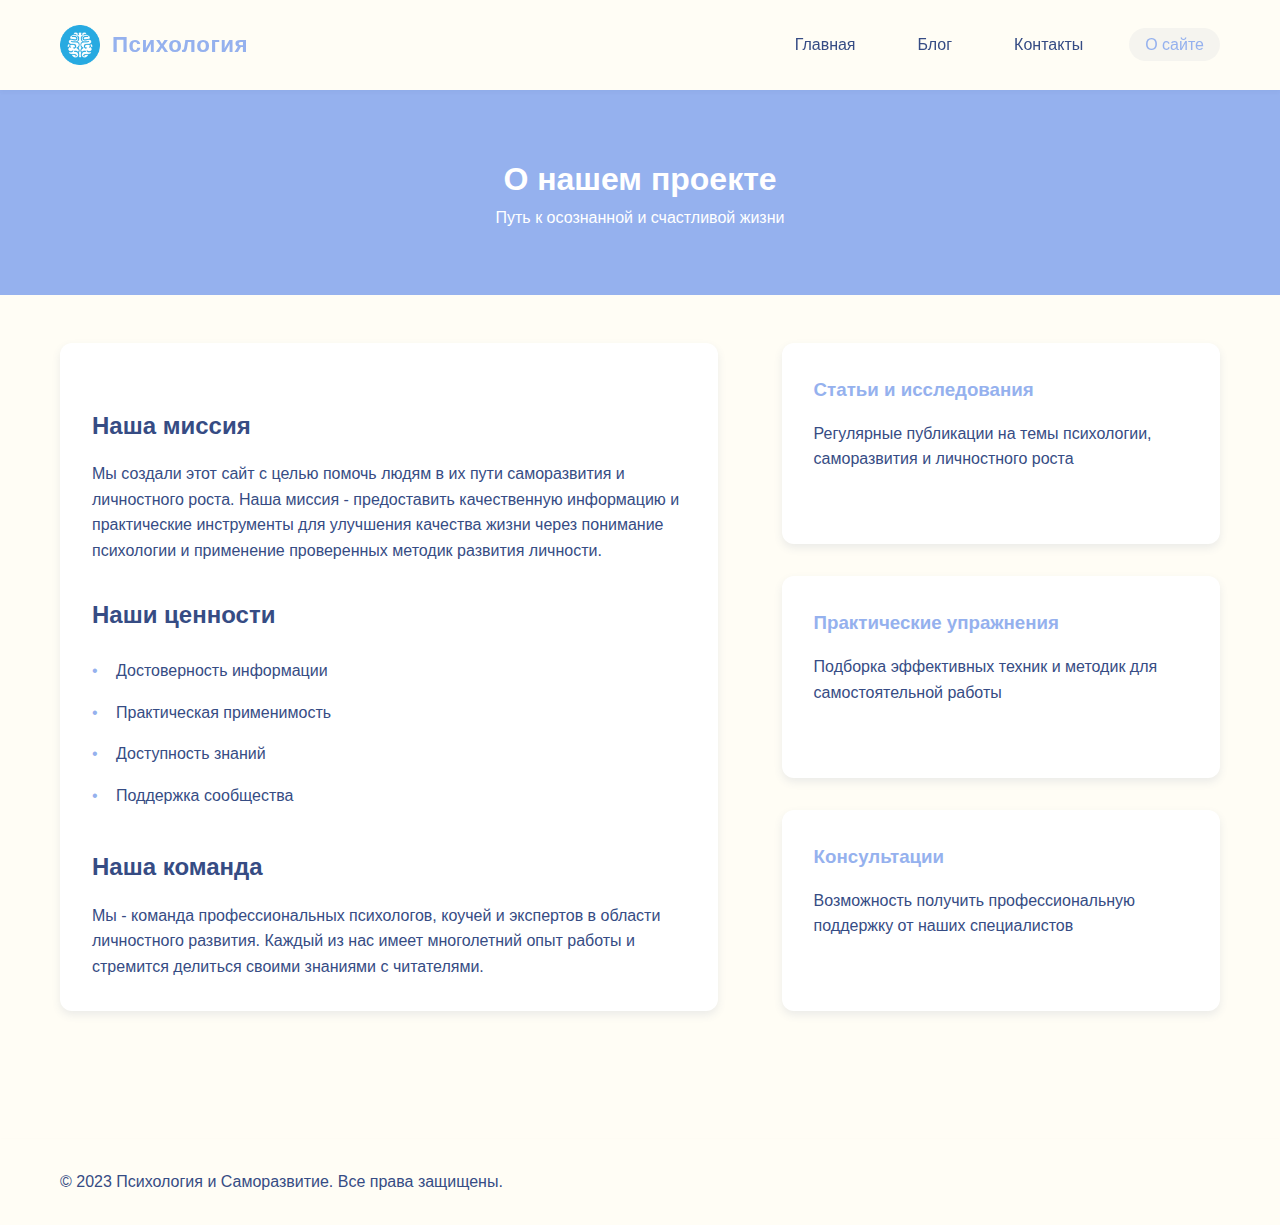
<file: about.html>
<!DOCTYPE html>
<html lang="ru">
<head>
    <meta charset="UTF-8">
    <meta name="viewport" content="width=device-width, initial-scale=1.0">
    <title>О сайте - Психология и Саморазвитие</title>
    <link rel="stylesheet" href="css/style.css">
</head>
<body>
    <header class="header">
        <div class="container">
            <div class="logo">
                <a href="index.html">
                    <img src="images/logo.png" alt="Психология" class="logo-img">
                    <span class="logo-text">Психология</span>
                </a>
            </div>
            <nav class="main-nav">
                <ul>
                    <li><a href="index.html">Главная</a></li>
                    <li><a href="blog.html">Блог</a></li>
                    <li><a href="contacts.html">Контакты</a></li>
                    <li><a href="about.html" class="active">О сайте</a></li>
                </ul>
            </nav>
        </div>
    </header>

    <main>
        <section class="about-header">
            <div class="container">
                <h1>О нашем проекте</h1>
                <p>Путь к осознанной и счастливой жизни</p>
            </div>
        </section>

        <section class="about-content">
            <div class="container">
                <div class="about-grid">
                    <div class="about-text">
                        <h2>Наша миссия</h2>
                        <p>Мы создали этот сайт с целью помочь людям в их пути саморазвития и личностного роста. Наша миссия - предоставить качественную информацию и практические инструменты для улучшения качества жизни через понимание психологии и применение проверенных методик развития личности.</p>
                        
                        <h2>Наши ценности</h2>
                        <ul>
                            <li>Достоверность информации</li>
                            <li>Практическая применимость</li>
                            <li>Доступность знаний</li>
                            <li>Поддержка сообщества</li>
                        </ul>

                        <h2>Наша команда</h2>
                        <p>Мы - команда профессиональных психологов, коучей и экспертов в области личностного развития. Каждый из нас имеет многолетний опыт работы и стремится делиться своими знаниями с читателями.</p>
                    </div>

                    <div class="about-features">
                        <div class="feature-box">
                            <h3>Статьи и исследования</h3>
                            <p>Регулярные публикации на темы психологии, саморазвития и личностного роста</p>
                        </div>
                        <div class="feature-box">
                            <h3>Практические упражнения</h3>
                            <p>Подборка эффективных техник и методик для самостоятельной работы</p>
                        </div>
                        <div class="feature-box">
                            <h3>Консультации</h3>
                            <p>Возможность получить профессиональную поддержку от наших специалистов</p>
                        </div>
                    </div>
                </div>
            </div>
        </section>
    </main>

    <footer class="footer">
        <div class="container">
            <p>&copy; 2023 Психология и Саморазвитие. Все права защищены.</p>
        </div>
    </footer>
</body>
</html>
</file>
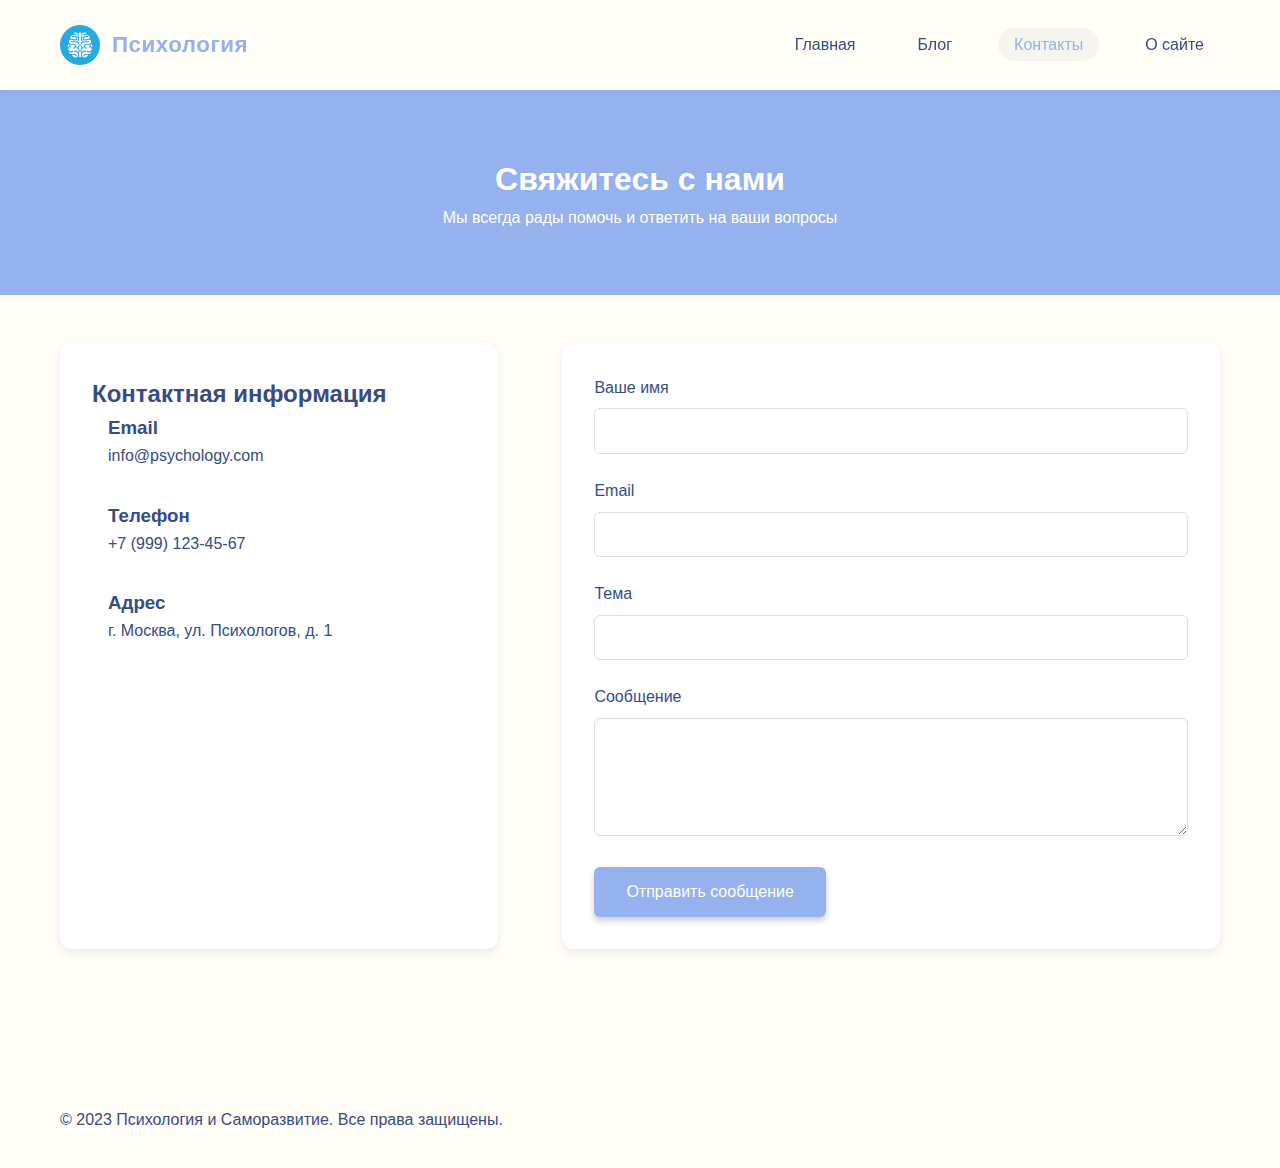
<file: contacts.html>
<!DOCTYPE html>
<html lang="ru">
<head>
    <meta charset="UTF-8">
    <meta name="viewport" content="width=device-width, initial-scale=1.0">
    <title>Контакты - Психология и Саморазвитие</title>
    <link rel="stylesheet" href="css/style.css">
</head>
<body>
    <header class="header">
        <div class="container">
            <div class="logo">
                <a href="index.html">
                    <img src="images/logo.png" alt="Психология" class="logo-img">
                    <span class="logo-text">Психология</span>
                </a>
            </div>
            <nav class="main-nav">
                <ul>
                    <li><a href="index.html">Главная</a></li>
                    <li><a href="blog.html">Блог</a></li>
                    <li><a href="contacts.html" class="active">Контакты</a></li>
                    <li><a href="about.html">О сайте</a></li>
                </ul>
            </nav>
        </div>
    </header>

    <main>
        <section class="contact-header">
            <div class="container">
                <h1>Свяжитесь с нами</h1>
                <p>Мы всегда рады помочь и ответить на ваши вопросы</p>
            </div>
        </section>

        <section class="contact-content">
            <div class="container">
                <div class="contact-grid">
                    <div class="contact-info">
                        <h2>Контактная информация</h2>
                        <div class="info-item">
                            <i class="icon-email"></i>
                            <div>
                                <h3>Email</h3>
                                <p>info@psychology.com</p>
                            </div>
                        </div>
                        <div class="info-item">
                            <i class="icon-phone"></i>
                            <div>
                                <h3>Телефон</h3>
                                <p>+7 (999) 123-45-67</p>
                            </div>
                        </div>
                        <div class="info-item">
                            <i class="icon-location"></i>
                            <div>
                                <h3>Адрес</h3>
                                <p>г. Москва, ул. Психологов, д. 1</p>
                            </div>
                        </div>
                    </div>

                    <form class="contact-form">
                        <div class="form-group">
                            <label for="name">Ваше имя</label>
                            <input type="text" id="name" name="name" required>
                        </div>
                        <div class="form-group">
                            <label for="email">Email</label>
                            <input type="email" id="email" name="email" required>
                        </div>
                        <div class="form-group">
                            <label for="subject">Тема</label>
                            <input type="text" id="subject" name="subject" required>
                        </div>
                        <div class="form-group">
                            <label for="message">Сообщение</label>
                            <textarea id="message" name="message" rows="5" required></textarea>
                        </div>
                        <button type="submit" class="btn-primary">Отправить сообщение</button>
                    </form>
                </div>
            </div>
        </section>
    </main>

    <footer class="footer">
        <div class="container">
            <p>&copy; 2023 Психология и Саморазвитие. Все права защищены.</p>
        </div>
    </footer>
</body>
</html>
</file>
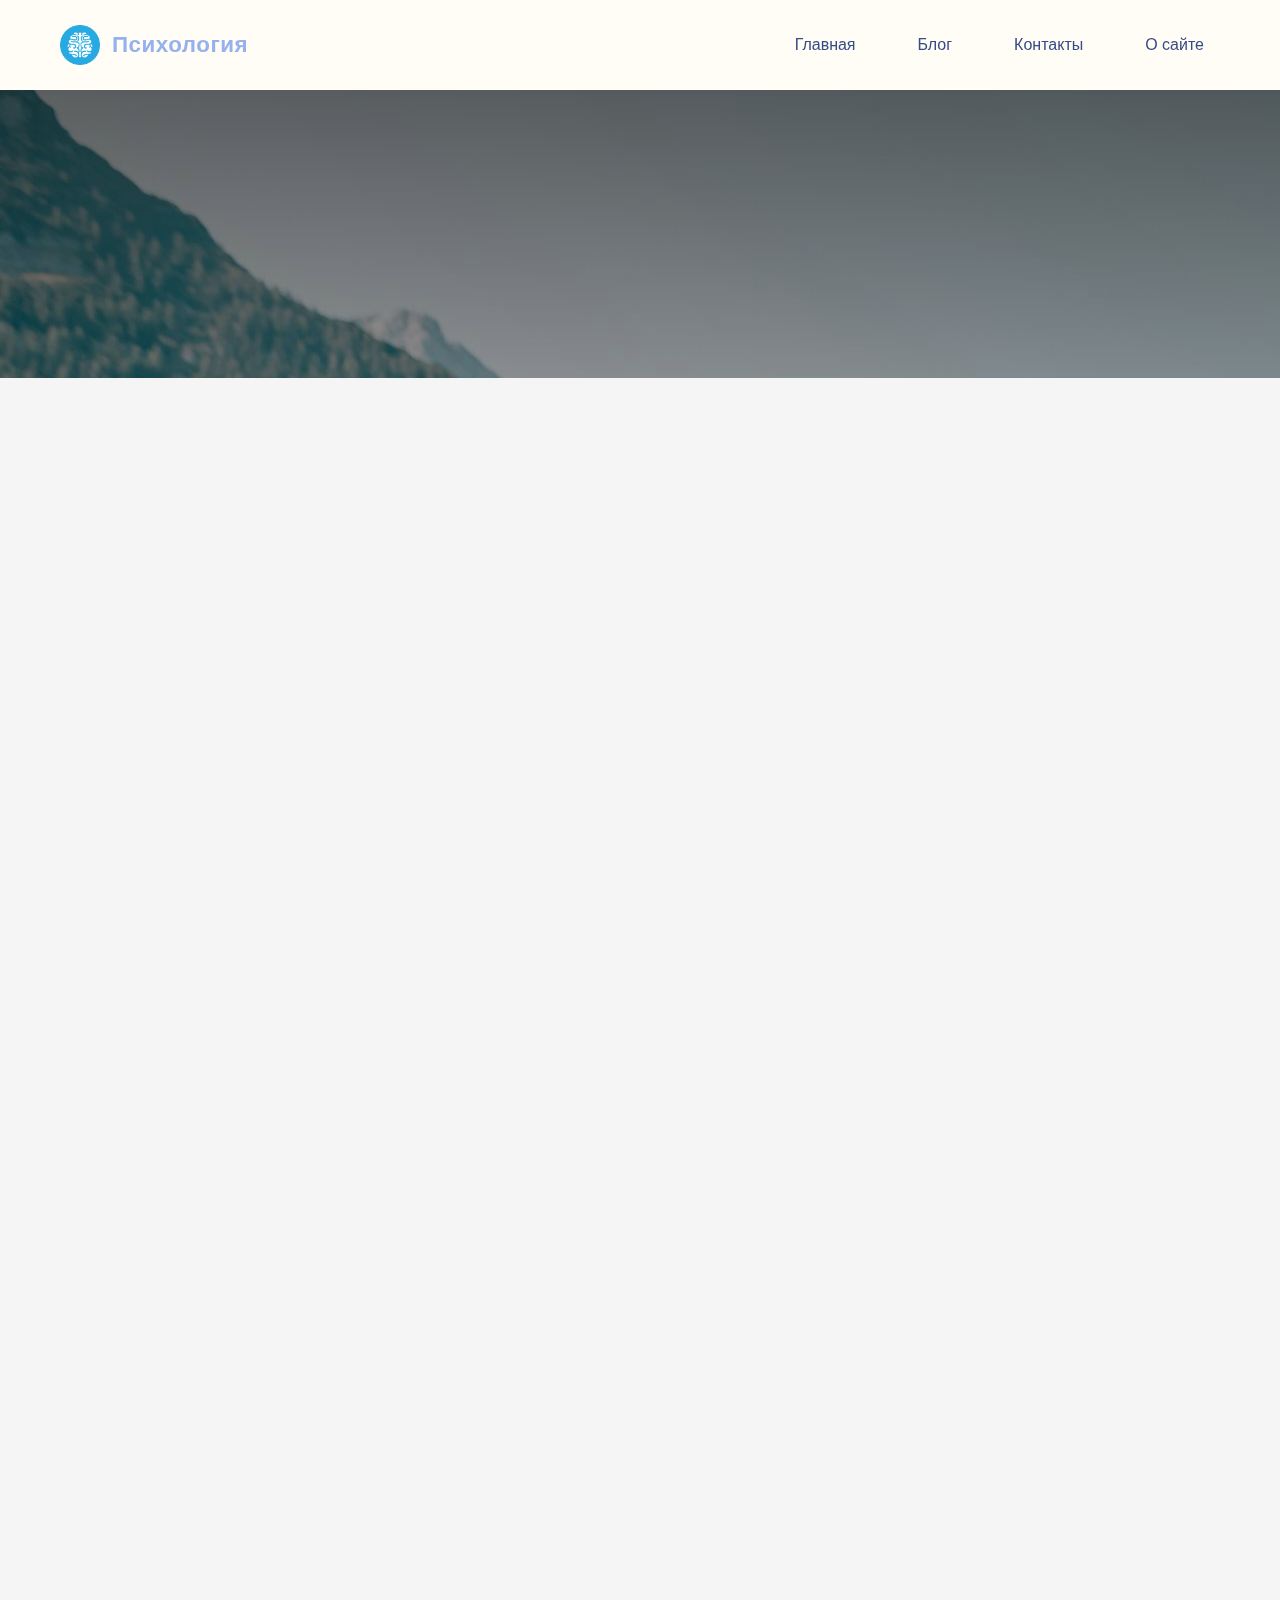
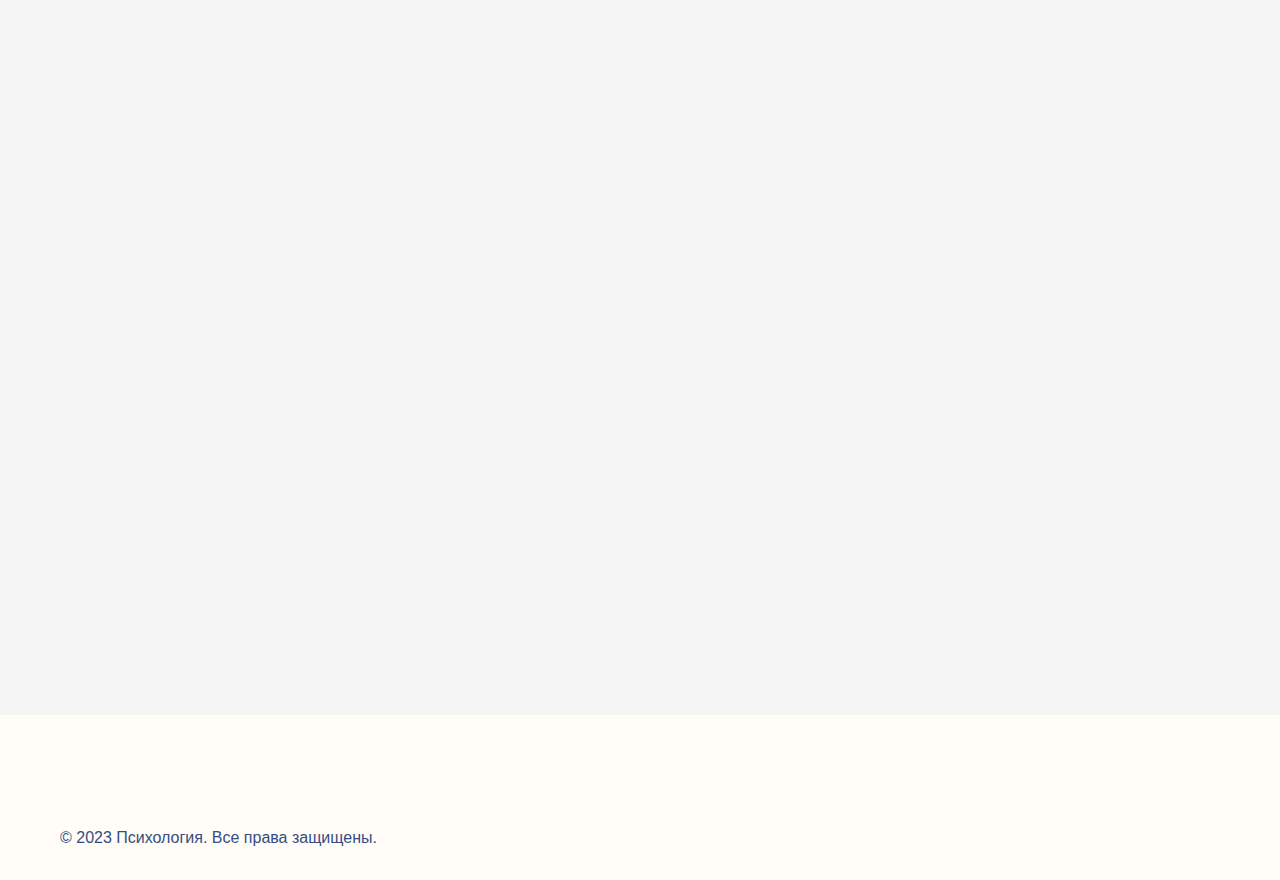
<file: articles/mindfulness.html>
<!DOCTYPE html>
<html lang="ru">
<head>
    <meta charset="UTF-8">
    <meta name="viewport" content="width=device-width, initial-scale=1.0">
    <title>Осознанность в повседневной жизни - Психология</title>
    <link rel="stylesheet" href="../css/style.css">
    <link rel="stylesheet" href="../css/article.css">
</head>
<body>
    <header class="header">
        <div class="container">
            <div class="logo">
                <a href="../index.html">
                    <img src="../images/logo.png" alt="Логотип" class="logo-img">
                    <span class="logo-text">Психология</span>
                </a>
            </div>
            <nav class="main-nav">
                <ul>
                    <li><a href="../index.html">Главная</a></li>
                    <li><a href="../blog.html">Блог</a></li>
                    <li><a href="../contacts.html">Контакты</a></li>
                    <li><a href="../about.html">О сайте</a></li>
                </ul>
            </nav>
        </div>
    </header>

    <main class="article-page">
        <article>
            <div class="article-header" style="background-image: url('../images/mindfulness.jpg');">
                <div class="container">
                    <h1>Осознанность в повседневной жизни</h1>
                    <div class="article-meta">
                        <span class="date">18 Ноября 2023</span>
                        <span class="read-time">8 мин чтения</span>
                        
                    </div>
                </div>
            </div>

            <div class="container">
                <div class="article-content">
                    <img src="../images/mindfulness.jpg" alt="Осознанность" class="article-featured-image">
                    
                    <p class="lead">
                        Осознанность – это способность быть полностью присутствующим в настоящем моменте, 
                        замечать и принимать свои мысли, чувства и ощущения без осуждения. Давайте разберем, 
                        как развить эту полезную практику.
                    </p>

                    <h2>Что такое осознанность?</h2>
                    <p>
                        Осознанность (или майндфулнес) – это практика направленного внимания на текущий момент. 
                        Это означает полное погружение в происходящее здесь и сейчас, без оценочных суждений и 
                        отвлекающих мыслей о прошлом или будущем.
                    </p>

                    <h2>Почему это важно?</h2>
                    <ul>
                        <li>Снижает уровень стресса и тревожности</li>
                        <li>Улучшает эмоциональную регуляцию</li>
                        <li>Повышает качество отношений</li>
                        <li>Усиливает способность к концентрации</li>
                        <li>Помогает лучше понимать себя</li>
                    </ul>

                    <h2>Простые практики осознанности</h2>
                    <p>
                        1. Осознанное дыхание<br>
                        Уделите несколько минут наблюдению за своим дыханием. Заметьте, как воздух входит и выходит.
                    </p>
                    <p>
                        2. Осознанная ходьба<br>
                        Во время прогулки обратите внимание на каждый шаг, ощущения в теле и окружающие звуки.
                    </p>
                    <p>
                        3. Осознанное питание<br>
                        Во время еды полностью сосредоточьтесь на вкусе, текстуре и аромате пищи.
                    </p>

                    <blockquote>
                        "Жизнь – это то, что происходит с нами, пока мы строим другие планы"
                    </blockquote>

                    <h2>Как начать практику?</h2>
                    <p>
                        Начните с малого. Выберите одно повседневное действие (например, чистку зубов или 
                        утренний кофе) и старайтесь выполнять его максимально осознанно. Постепенно расширяйте 
                        практику на другие аспекты жизни.
                    </p>

                    <div class="article-footer">
                        <div class="tags">
                            <span class="tag">Осознанность</span>
                            <span class="tag">Практики</span>
                            <span class="tag">Саморазвитие</span>
                        </div>
                        <div class="share">
                            <span>Поделиться:</span>
                            <a href="#" class="social-link">Facebook</a>
                            <a href="#" class="social-link">Twitter</a>
                            <a href="#" class="social-link">LinkedIn</a>
                        </div>
                    </div>
                </div>
            </div>
        </article>
    </main>

    <footer class="footer">
        <div class="container">
            <p>&copy; 2023 Психология. Все права защищены.</p>
        </div>
    </footer>

    <script src="../js/main.js"></script>
</body>
</html>
</file>
<file: css/style.css>
:root {
    /* Основные цвета из палитры */
    --blue-light: #95B1EE;    /* Светлый голубой */
    --blue-dark: #364C84;     /* Темный синий */
    --green-light: #95B1EE;   /* Светлый зеленый */
    --accent: #364C84;        /* Теплый коралловый */
    --white: #FFFDF5;         /* Базовый белый */
    
    /* Функциональные цвета */
    --primary: var(--blue-light);
    --secondary: var(--blue-dark);
    --accent: var(--green-light);
    --background: var(--white);
    
    /* Текстовые цвета */
    --text-primary: var(--blue-dark);
    --text-secondary: rgba(54, 76, 132, 0.8);
    --text-light: var(--white);
    
    /* Дополнительные цвета */
    --gray-100: rgba(54, 76, 132, 0.05);
    --gray-200: rgba(54, 76, 132, 0.1);
    --gray-300: rgba(54, 76, 132, 0.2);
    
    /* Тени */
    --shadow-sm: 0 2px 4px rgba(54, 76, 132, 0.05);
    --shadow-md: 0 4px 8px rgba(54, 76, 132, 0.1);
    --shadow-lg: 0 8px 16px rgba(54, 76, 132, 0.15);
    
    /* Радиусы скругления */
    --border-radius: 12px;
    --border-radius-lg: 20px;
}

* {
    margin: 0;
    padding: 0;
    box-sizing: border-box;
}

body {
    font-family: 'Arial', sans-serif;
    line-height: 1.6;
    color: var(--text-primary);
    background-color: var(--background);
    min-height: 100vh;
    display: flex;
    flex-direction: column;
}

.container {
    max-width: 1200px;
    margin: 0 auto;
    padding: 0 20px;
}

/* Шапка сайта */
.header {
    background-color: var(--white);
    box-shadow: var(--shadow-sm);
    padding: 15px 0;
    position: sticky;
    top: 0;
    z-index: 1000;
}

.header .container {
    display: flex;
    justify-content: space-between;
    align-items: center;
}

.logo {
    display: flex;
    align-items: center;
    padding: 10px 0;
    animation: slideIn 0.5s ease-out forwards;
}

.logo a {
    display: flex;
    align-items: center;
    text-decoration: none;
    gap: 12px;
}

.logo-img {
    width: 40px;
    height: 40px;
    transition: all 0.3s ease;
}

.logo:hover .logo-img {
    transform: scale(1.1);
}

.logo-text {
    font-size: 1.4rem;
    font-weight: 600;
    color: var(--primary);
    font-family: 'Segoe UI', Arial, sans-serif;
    letter-spacing: 0.5px;
    transition: color 0.3s ease;
}

.logo:hover .logo-text {
    color: var(--accent);
}

@media (max-width: 768px) {
    .logo-img {
        width: 32px;
        height: 32px;
    }
    
    .logo-text {
        font-size: 1.2rem;
    }
}

.main-nav ul {
    display: flex;
    list-style: none;
    gap: 30px;
}

.main-nav a {
    text-decoration: none;
    color: var(--text-primary);
    font-weight: 500;
    padding: 8px 16px;
    border-radius: 20px;
    transition: all 0.3s ease;
}

.main-nav a:hover,
.main-nav a.active {
    color: var(--primary);
    background-color: var(--gray-100);
}

/* Основной контейнер */
.main-wrapper {
    flex: 1;
}

.main-container {
    display: grid;
    grid-template-columns: 280px 1fr;
    gap: 30px;
    margin-top: 40px;
}

/* Боковое меню */
.sidebar {
    background-color: var(--white);
    border-radius: var(--border-radius);
    padding: 25px;
    box-shadow: var(--shadow-md);
    height: fit-content;
}

.sidebar h3 {
    color: var(--primary);
    margin-bottom: 15px;
    font-size: 1.2em;
    padding-bottom: 10px;
    border-bottom: 2px solid var(--gray-200);
}

.sidebar .recent-posts {
    margin-top: 30px;
}

.sidebar ul {
    list-style: none;
}

.sidebar a {
    display: block;
    padding: 12px 15px;
    color: var(--text-primary);
    text-decoration: none;
    border-radius: var(--border-radius);
    transition: all 0.3s ease;
    margin-bottom: 5px;
}

.sidebar a:hover {
    background-color: var(--gray-100);
    color: var(--primary);
    transform: translateX(5px);
}

/* Секция героя */
.hero {
    position: relative;
    min-height: 60vh;
    overflow: hidden;
}

.hero-slider {
    width: 100%;
    height: 100%;
    position: absolute;
    top: 0;
    left: 0;
}

.hero-slide {
    position: absolute;
    width: 100%;
    height: 100%;
    background-size: cover;
    background-position: center;
    opacity: 0;
    transition: opacity 0.5s ease-in-out;
    display: flex;
    align-items: center;
    text-align: center;
}

.hero-slide.active {
    opacity: 1;
}

.hero-slide .container {
    position: relative;
    z-index: 2;
    color: var(--text-light);
}

.hero-slide h1 {
    font-size: 3em;
    margin-bottom: 1rem;
    text-shadow: 2px 2px 4px rgba(0, 0, 0, 0.3);
}

.hero-slide p {
    font-size: 1.2em;
    margin-bottom: 2rem;
    text-shadow: 1px 1px 2px rgba(0, 0, 0, 0.3);
}

.slider-arrow {
    position: absolute;
    top: 50%;
    transform: translateY(-50%);
    background: rgba(255, 255, 255, 0.2);
    border: none;
    color: white;
    padding: 1rem 1.5rem;
    cursor: pointer;
    font-size: 1.5rem;
    z-index: 3;
    border-radius: 50%;
    transition: background 0.3s ease;
}

.slider-arrow:hover {
    background: rgba(255, 255, 255, 0.3);
}

.slider-arrow.prev {
    left: 20px;
}

.slider-arrow.next {
    right: 20px;
}

.slider-dots {
    position: absolute;
    bottom: 20px;
    left: 50%;
    transform: translateX(-50%);
    display: flex;
    gap: 10px;
    z-index: 3;
}

.slider-dot {
    width: 10px;
    height: 10px;
    background: rgba(255, 255, 255, 0.5);
    border-radius: 50%;
    cursor: pointer;
    transition: background 0.3s ease;
}

.slider-dot.active {
    background: white;
}

/* Секция героя */
.hero {
    position: relative;
    background-size: cover;
    background-position: center;
    min-height: 60vh;
    display: flex;
    align-items: center;
    text-align: center;
    color: var(--text-light);
    overflow: hidden;
    filter: brightness(1.3) contrast(1.15) saturate(1.1);
}

.hero-overlay {
    position: absolute;
    top: 0;
    left: 0;
    right: 0;
    bottom: 0;
    background: rgba(0, 0, 0, 0.6);
    z-index: 1;
}

.hero .container {
    position: relative;
    z-index: 2;
    max-width: 800px;
    margin: 0 auto;
    padding: 0 20px;
}

.hero h1 {
    font-size: 4rem;
    font-weight: 700;
    margin-bottom: 1rem;
    text-shadow: 0 2px 8px rgba(0, 0, 0, 0.5);
    animation: fadeInDown 1s ease-out;
}

.hero .subtitle {
    font-size: 1.5rem;
    margin-bottom: 2rem;
    text-shadow: 0 2px 6px rgba(0, 0, 0, 0.5);
    animation: fadeInUp 1s ease-out 0.3s;
    animation-fill-mode: both;
}

.hero-buttons {
    display: flex;
    gap: 1rem;
    justify-content: center;
    animation: fadeIn 1s ease-out 0.6s;
    animation-fill-mode: both;
}

.btn {
    padding: 1rem 2rem;
    border-radius: 30px;
    font-weight: 600;
    text-decoration: none;
    transition: all 0.3s ease;
    font-size: 1.1rem;
    letter-spacing: 0.5px;
    text-shadow: 0 1px 2px rgba(0, 0, 0, 0.2);
}

.btn-primary {
    background: var(--blue-dark);
    color: var(--text-light);
    border: 2px solid transparent;
    box-shadow: 0 4px 6px rgba(0, 0, 0, 0.2);
}

.btn-primary:hover {
    background: var(--blue-light);
    transform: translateY(-2px);
    box-shadow: 0 6px 12px rgba(0, 0, 0, 0.15);
}

.btn-secondary {
    background: rgba(255, 255, 255, 0.15);
    color: var(--text-light);
    border: 2px solid var(--text-light);
    backdrop-filter: blur(4px);
    box-shadow: 0 4px 6px rgba(0, 0, 0, 0.1);
}

.btn-secondary:hover {
    background: var(--text-light);
    color: var(--blue-dark);
    transform: translateY(-2px);
    box-shadow: 0 6px 12px rgba(0, 0, 0, 0.1);
}

@keyframes fadeInDown {
    from {
        opacity: 0;
        transform: translateY(-20px);
    }
    to {
        opacity: 1;
        transform: translateY(0);
    }
}

@keyframes fadeInUp {
    from {
        opacity: 0;
        transform: translateY(20px);
    }
    to {
        opacity: 1;
        transform: translateY(0);
    }
}

@keyframes fadeIn {
    from {
        opacity: 0;
    }
    to {
        opacity: 1;
    }
}

@keyframes slideIn {
    from { transform: translateX(-30px); opacity: 0; }
    to { transform: translateX(0); opacity: 1; }
}

@keyframes scaleIn {
    from { transform: scale(0.95); opacity: 0; }
    to { transform: scale(1); opacity: 1; }
}

@media (max-width: 768px) {
    .hero {
        min-height: 60vh;
    }

    .hero h1 {
        font-size: 2.5rem;
    }

    .hero .subtitle {
        font-size: 1.2rem;
    }

    .hero-buttons {
        flex-direction: column;
        gap: 0.5rem;
    }

    .btn {
        padding: 0.8rem 1.6rem;
    }
}

/* Блоки с функциями */
.features {
    padding: 40px 0;
}

.features h2,
.latest-articles h2 {
    font-size: 32px;
    margin-bottom: 20px;
    color: var(--primary);
    text-align: center;
}

.features > p {
    max-width: 800px;
    margin: 0 auto 50px;
    text-align: center;
    color: var(--text-secondary);
    opacity: 0.8;
}

.features-grid {
    display: grid;
    grid-template-columns: repeat(auto-fit, minmax(280px, 1fr));
    gap: 30px;
    margin-bottom: 60px;
}

.feature-card {
    background-color: var(--white);
    padding: 30px;
    border-radius: var(--border-radius);
    box-shadow: var(--shadow-md);
    transition: transform 0.3s ease, box-shadow 0.3s ease;
    animation: fadeIn 0.6s ease-out forwards;
}

.feature-card:hover {
    transform: translateY(-5px);
    box-shadow: 0 10px 20px rgba(0,0,0,0.1);
}

.feature-image {
    margin: -30px -30px 20px -30px;
    height: 250px;
    overflow: hidden;
    position: relative;
}

.feature-image img {
    width: 100%;
    height: 100%;
    object-fit: cover;
    border-radius: var(--border-radius) var(--border-radius) 0 0;
    transition: transform 0.5s ease;
}

.feature-image:hover img {
    transform: scale(1.05);
}

.feature-icon {
    font-size: 2.5em;
    margin-bottom: 20px;
}

.feature-card h3 {
    color: var(--primary);
    margin-bottom: 15px;
    font-size: 1.4em;
}

.feature-card p {
    margin-bottom: 20px;
    color: var(--text-secondary);
    opacity: 0.8;
}

.feature-link {
    display: inline-block;
    color: var(--accent);
    text-decoration: none;
    font-weight: 500;
    transition: all 0.3s ease;
}

.feature-link:hover {
    color: var(--primary);
    transform: translateX(5px);
}

/* Сетка статей */
.articles-grid {
    display: grid;
    grid-template-columns: repeat(auto-fit, minmax(300px, 1fr));
    gap: 2rem;
    padding: 2rem 0;
}

.article-card {
    background: white;
    border-radius: var(--border-radius);
    overflow: hidden;
    box-shadow: var(--shadow-md);
    transition: transform 0.3s ease, box-shadow 0.3s ease;
}

.article-card:hover {
    transform: translateY(-5px);
    box-shadow: var(--shadow-lg);
}

.article-image {
    height: 200px;
    background-size: cover;
    background-position: center;
}

.article-content {
    padding: 1.5rem;
}

.article-content h3 {
    font-size: 1.4rem;
    margin-bottom: 1rem;
    color: var(--text-primary);
}

.article-content p {
    color: var(--text-secondary);
    margin-bottom: 1.5rem;
    line-height: 1.6;
}

.article-meta {
    display: flex;
    justify-content: space-between;
    color: var(--text-secondary);
    font-size: 0.9rem;
    margin-bottom: 1.5rem;
}

.article-card .btn {
    width: 100%;
    text-align: center;
}

@media (max-width: 768px) {
    .articles-grid {
        grid-template-columns: 1fr;
    }
}

/* Последние статьи */
.latest-articles {
    padding: 40px 0;
}

.articles-grid {
    display: grid;
    grid-template-columns: repeat(auto-fit, minmax(300px, 1fr));
    gap: 30px;
}

.article-card {
    position: relative;
    overflow: hidden;
}

.article-card img {
    width: 100%;
    height: 250px;
    object-fit: cover;
    transition: transform 0.5s ease;
}

.article-card:hover img {
    transform: scale(1.1);
}

.article-content {
    background: var(--white);
    padding: 20px;
    position: relative;
}

.article-content h3 {
    color: var(--primary);
    margin-bottom: 10px;
    font-size: 1.2em;
}

.article-content p {
    color: var(--text-secondary);
    opacity: 0.8;
    margin-bottom: 15px;
}

.read-more {
    color: var(--accent);
    font-weight: 500;
    text-decoration: none;
    transition: all 0.3s ease;
}

.read-more:hover {
    color: var(--primary);
}

/* Подвал */
.footer {
    background-color: var(--white);
    padding: 30px 0;
    margin-top: 80px;
    box-shadow: var(--shadow-sm);
}

.footer-content {
    display: flex;
    justify-content: space-between;
    align-items: center;
}

.footer-links a {
    color: var(--text-secondary);
    text-decoration: none;
    transition: color 0.3s ease;
}

.footer-links a:hover {
    color: var(--primary);
}

/* Адаптивный дизайн */
@media (max-width: 768px) {
    .main-container {
        grid-template-columns: 1fr;
    }

    .header .container {
        flex-direction: column;
        gap: 15px;
    }

    .main-nav ul {
        flex-wrap: wrap;
        justify-content: center;
        gap: 10px;
    }

    .hero {
        padding: 60px 0;
    }

    .hero h1 {
        font-size: 36px;
    }

    .hero .subtitle {
        font-size: 20px;
    }

    .features-grid,
    .articles-grid {
        grid-template-columns: 1fr;
    }

    .footer-content {
        flex-direction: column;
        text-align: center;
        gap: 15px;
    }
}

/* Стили для блога */
.blog-header {
    background-color: var(--primary);
    color: white;
    padding: 4rem 0;
    text-align: center;
    margin-bottom: 3rem;
}

.blog-header h1 {
    font-size: 2.5rem;
    margin-bottom: 1rem;
    animation: fadeInUp 0.8s ease-out forwards;
}

.blog-header p {
    font-size: 1.2rem;
    opacity: 0.9;
    animation: fadeInUp 0.8s ease-out forwards;
    animation-delay: 0.2s;
}

.blog-grid {
    padding: 2rem 0;
}

.articles-grid {
    display: grid;
    grid-template-columns: repeat(auto-fit, minmax(300px, 1fr));
    gap: 2rem;
    margin-top: 2rem;
}

.blog-card {
    background: white;
    border-radius: 12px;
    overflow: hidden;
    box-shadow: var(--shadow-md);
    transition: transform 0.3s ease, box-shadow 0.3s ease;
    animation: fadeIn 0.6s ease-out forwards;
}

.blog-card:hover {
    transform: translateY(-5px);
    box-shadow: var(--shadow-lg);
}

.blog-card img {
    width: 100%;
    height: 200px;
    object-fit: cover;
}

.blog-content {
    padding: 1.5rem;
}

.blog-content h2 {
    font-size: 1.5rem;
    margin-bottom: 1rem;
    color: var(--text-primary);
}

.blog-meta {
    display: flex;
    gap: 1rem;
    font-size: 0.9rem;
    color: var(--text-secondary);
    margin: 1rem 0;
}

.read-more {
    display: inline-block;
    color: var(--primary);
    text-decoration: none;
    font-weight: 500;
    transition: transform 0.3s ease;
}

.read-more:hover {
    transform: translateX(5px);
}

/* Стили для страницы контактов */
.contact-header {
    background-color: var(--primary);
    color: white;
    padding: 4rem 0;
    text-align: center;
    margin-bottom: 3rem;
}

.contact-grid {
    display: grid;
    grid-template-columns: 1fr 1.5fr;
    gap: 4rem;
    margin: 3rem 0;
}

.contact-info {
    padding: 2rem;
    background: white;
    border-radius: 12px;
    box-shadow: var(--shadow-md);
}

.info-item {
    display: flex;
    gap: 1rem;
    margin-bottom: 2rem;
}

.contact-form {
    padding: 2rem;
    background: white;
    border-radius: 12px;
    box-shadow: var(--shadow-md);
}

.form-group {
    margin-bottom: 1.5rem;
}

.form-group label {
    display: block;
    margin-bottom: 0.5rem;
    color: var(--text-primary);
}

.form-group input,
.form-group textarea {
    width: 100%;
    padding: 0.8rem;
    border: 1px solid #ddd;
    border-radius: 6px;
    font-size: 1rem;
    transition: border-color 0.3s ease;
}

.form-group input:focus,
.form-group textarea:focus {
    border-color: var(--primary);
    outline: none;
}

.btn-primary {
    background: var(--primary);
    color: white;
    border: none;
    padding: 1rem 2rem;
    border-radius: 6px;
    cursor: pointer;
    font-size: 1rem;
    transition: background-color 0.3s ease;
}

.btn-primary:hover {
    background: var(--primary-dark);
}

/* Стили для страницы о сайте */
.about-header {
    background-color: var(--primary);
    color: white;
    padding: 4rem 0;
    text-align: center;
    margin-bottom: 3rem;
}

.about-grid {
    display: grid;
    grid-template-columns: 1.5fr 1fr;
    gap: 4rem;
    margin: 3rem 0;
}

.about-text {
    background: white;
    padding: 2rem;
    border-radius: 12px;
    box-shadow: var(--shadow-md);
}

.about-text h2 {
    color: var(--text-primary);
    margin: 2rem 0 1rem;
}

.about-text ul {
    list-style: none;
    padding: 0;
}

.about-text ul li {
    padding: 0.5rem 0;
    position: relative;
    padding-left: 1.5rem;
}

.about-text ul li:before {
    content: '•';
    color: var(--primary);
    position: absolute;
    left: 0;
}

.about-features {
    display: grid;
    gap: 2rem;
}

.feature-box {
    background: white;
    padding: 2rem;
    border-radius: 12px;
    box-shadow: var(--shadow-md);
    transition: transform 0.3s ease;
}

.feature-box:hover {
    transform: translateY(-5px);
}

.feature-box h3 {
    color: var(--primary);
    margin-bottom: 1rem;
}

@media (max-width: 768px) {
    .contact-grid,
    .about-grid {
        grid-template-columns: 1fr;
        gap: 2rem;
    }
}
</file>
<file: css/article.css>
/* Стили страницы статьи */
.article-page {
    padding-bottom: 4rem;
    background-color: #f5f5f5;
}

@keyframes fadeInUp {
    from {
        opacity: 0;
        transform: translateY(30px);
    }
    to {
        opacity: 1;
        transform: translateY(0);
    }
}

@keyframes fadeIn {
    from {
        opacity: 0;
    }
    to {
        opacity: 1;
    }
}

.article-header {
    position: relative;
    padding: 8rem 0 3rem;
    background-color: var(--primary);
    margin-bottom: 2rem;
    overflow: hidden;
    animation: fadeIn 1s ease-out forwards;
}

.article-header::before {
    content: '';
    position: absolute;
    top: 0;
    left: 0;
    right: 0;
    bottom: 0;
    background-size: cover;
    background-position: center;
    opacity: 0.4;
    z-index: 1;
}

.article-header::after {
    content: '';
    position: absolute;
    top: 0;
    left: 0;
    right: 0;
    bottom: 0;
    background: linear-gradient(to bottom, rgba(0,0,0,0.6) 0%, rgba(0,0,0,0.4) 100%);
    z-index: 1;
}

.article-header .container {
    position: relative;
    z-index: 2;
    color: rgba(255, 255, 255, 0.95);
    max-width: 800px;
}

.article-header h1 {
    font-size: 2.5rem;
    margin-bottom: 1rem;
    line-height: 1.2;
    font-weight: 600;
    color: #ffffff;
    text-shadow: 0 2px 4px rgba(0, 0, 0, 0.2);
    animation: fadeInUp 0.8s ease-out forwards;
    animation-delay: 0.2s;
    opacity: 0;
}

.article-meta {
    display: flex;
    gap: 2rem;
    font-size: 0.95rem;
    color: rgba(255, 255, 255, 0.85);
    animation: fadeInUp 0.8s ease-out forwards;
    animation-delay: 0.4s;
    opacity: 0;
}

.article-meta span {
    position: relative;
}

.article-meta .category {
    color: #ffffff;
}

.article-content {
    max-width: 800px;
    margin: 0 auto;
    padding: 2.5rem;
    background: white;
    border-radius: 12px;
    box-shadow: 0 2px 8px rgba(0, 0, 0, 0.05);
    animation: fadeInUp 0.8s ease-out forwards;
    animation-delay: 0.6s;
    opacity: 0;
}

.article-featured-image {
    width: 100%;
    height: 400px;
    object-fit: cover;
    border-radius: 8px;
    margin-bottom: 2rem;
}

.article-content .lead {
    font-size: 1.2rem;
    line-height: 1.8;
    color: var(--text-secondary);
    margin-bottom: 2rem;
    padding-bottom: 2rem;
    border-bottom: 1px solid var(--gray-200);
}

.article-content h2 {
    font-size: 1.8rem;
    color: var(--text-primary);
    margin: 2rem 0 1rem;
}

.article-content p {
    margin-bottom: 1.5rem;
    line-height: 1.8;
    transition: transform 0.3s ease;
}

.article-content p:hover {
    transform: translateX(5px);
}

.article-content img {
    transition: transform 0.5s ease, box-shadow 0.3s ease;
}

.article-content img:hover {
    transform: scale(1.02);
    box-shadow: 0 10px 20px rgba(0,0,0,0.1);
}

/* Анимация для ссылок в статье */
.article-content a {
    position: relative;
    transition: color 0.3s ease;
}

.article-content a::after {
    content: '';
    position: absolute;
    width: 0;
    height: 1px;
    bottom: -2px;
    left: 0;
    background-color: currentColor;
    transition: width 0.3s ease;
}

.article-content a:hover::after {
    width: 100%;
}

.article-content ul {
    margin-bottom: 1.5rem;
    padding-left: 1.5rem;
}

.article-content li {
    margin-bottom: 0.5rem;
    line-height: 1.6;
}

.article-content blockquote {
    margin: 2rem 0;
    padding: 1.5rem;
    border-left: 4px solid var(--primary);
    background: var(--gray-100);
    font-style: italic;
}

.article-footer {
    margin-top: 3rem;
    padding-top: 2rem;
    border-top: 1px solid var(--gray-200);
    display: flex;
    justify-content: space-between;
    align-items: center;
    flex-wrap: wrap;
    gap: 1rem;
}

.tags {
    display: flex;
    gap: 0.5rem;
    flex-wrap: wrap;
}

.tag {
    padding: 0.5rem 1rem;
    background: var(--gray-100);
    border-radius: 20px;
    font-size: 0.9rem;
    color: var(--text-secondary);
}

.share {
    display: flex;
    align-items: center;
    gap: 1rem;
}

.social-link {
    color: var(--text-secondary);
    text-decoration: none;
    transition: color 0.3s ease;
}

.social-link:hover {
    color: var(--primary);
}

@media (max-width: 768px) {
    .article-header {
        padding: 4rem 0 2rem;
    }

    .article-header h1 {
        font-size: 2rem;
    }

    .article-content {
        padding: 1.5rem;
    }

    .article-footer {
        flex-direction: column;
        align-items: flex-start;
    }
}
</file>
